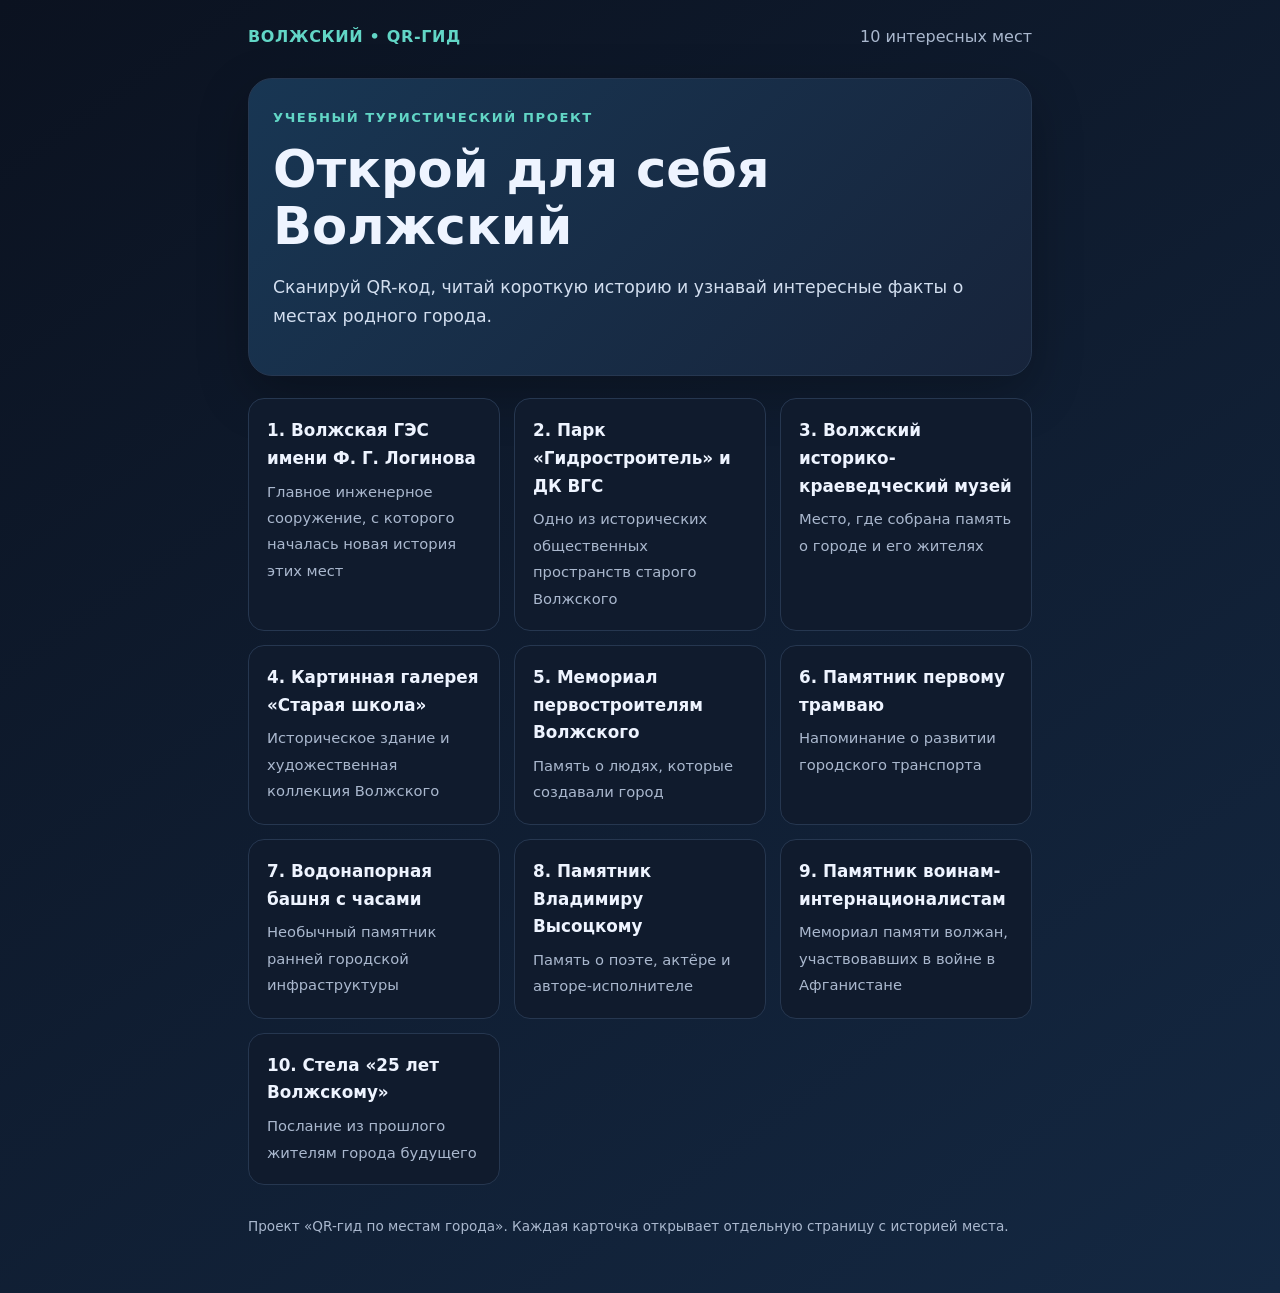
<file: index.html>
<!doctype html><html lang="ru"><head><meta charset="utf-8"><meta name="viewport" content="width=device-width,initial-scale=1">
<meta name="description" content="Десять историй и интересных мест города Волжского"><title>QR-гид по Волжскому</title><link rel="stylesheet" href="styles.css"></head>
<body><main class="wrap"><nav class="top"><a class="brand" href="index.html">ВОЛЖСКИЙ • QR-ГИД</a><span class="back">10 интересных мест</span></nav>
<header class="hero"><div class="kicker">Учебный туристический проект</div><h1>Открой для себя Волжский</h1><p class="subtitle">Сканируй QR-код, читай короткую историю и узнавай интересные факты о местах родного города.</p></header>
<section class="grid"><a class="tile" href="volzhskaya-ges.html"><strong>1. Волжская ГЭС имени Ф. Г. Логинова</strong><span>Главное инженерное сооружение, с которого началась новая история этих мест</span></a>
<a class="tile" href="park-gidrostroitel.html"><strong>2. Парк «Гидростроитель» и ДК ВГС</strong><span>Одно из исторических общественных пространств старого Волжского</span></a>
<a class="tile" href="museum.html"><strong>3. Волжский историко-краеведческий музей</strong><span>Место, где собрана память о городе и его жителях</span></a>
<a class="tile" href="old-school-gallery.html"><strong>4. Картинная галерея «Старая школа»</strong><span>Историческое здание и художественная коллекция Волжского</span></a>
<a class="tile" href="first-builders.html"><strong>5. Мемориал первостроителям Волжского</strong><span>Память о людях, которые создавали город</span></a>
<a class="tile" href="first-tram.html"><strong>6. Памятник первому трамваю</strong><span>Напоминание о развитии городского транспорта</span></a>
<a class="tile" href="water-tower.html"><strong>7. Водонапорная башня с часами</strong><span>Необычный памятник ранней городской инфраструктуры</span></a>
<a class="tile" href="vysotsky.html"><strong>8. Памятник Владимиру Высоцкому</strong><span>Память о поэте, актёре и авторе-исполнителе</span></a>
<a class="tile" href="internationalist-warriors.html"><strong>9. Памятник воинам-интернационалистам</strong><span>Мемориал памяти волжан, участвовавших в войне в Афганистане</span></a>
<a class="tile" href="25-years-stela.html"><strong>10. Стела «25 лет Волжскому»</strong><span>Послание из прошлого жителям города будущего</span></a></section><footer>Проект «QR-гид по местам города». Каждая карточка открывает отдельную страницу с историей места.</footer></main></body></html>
</file>
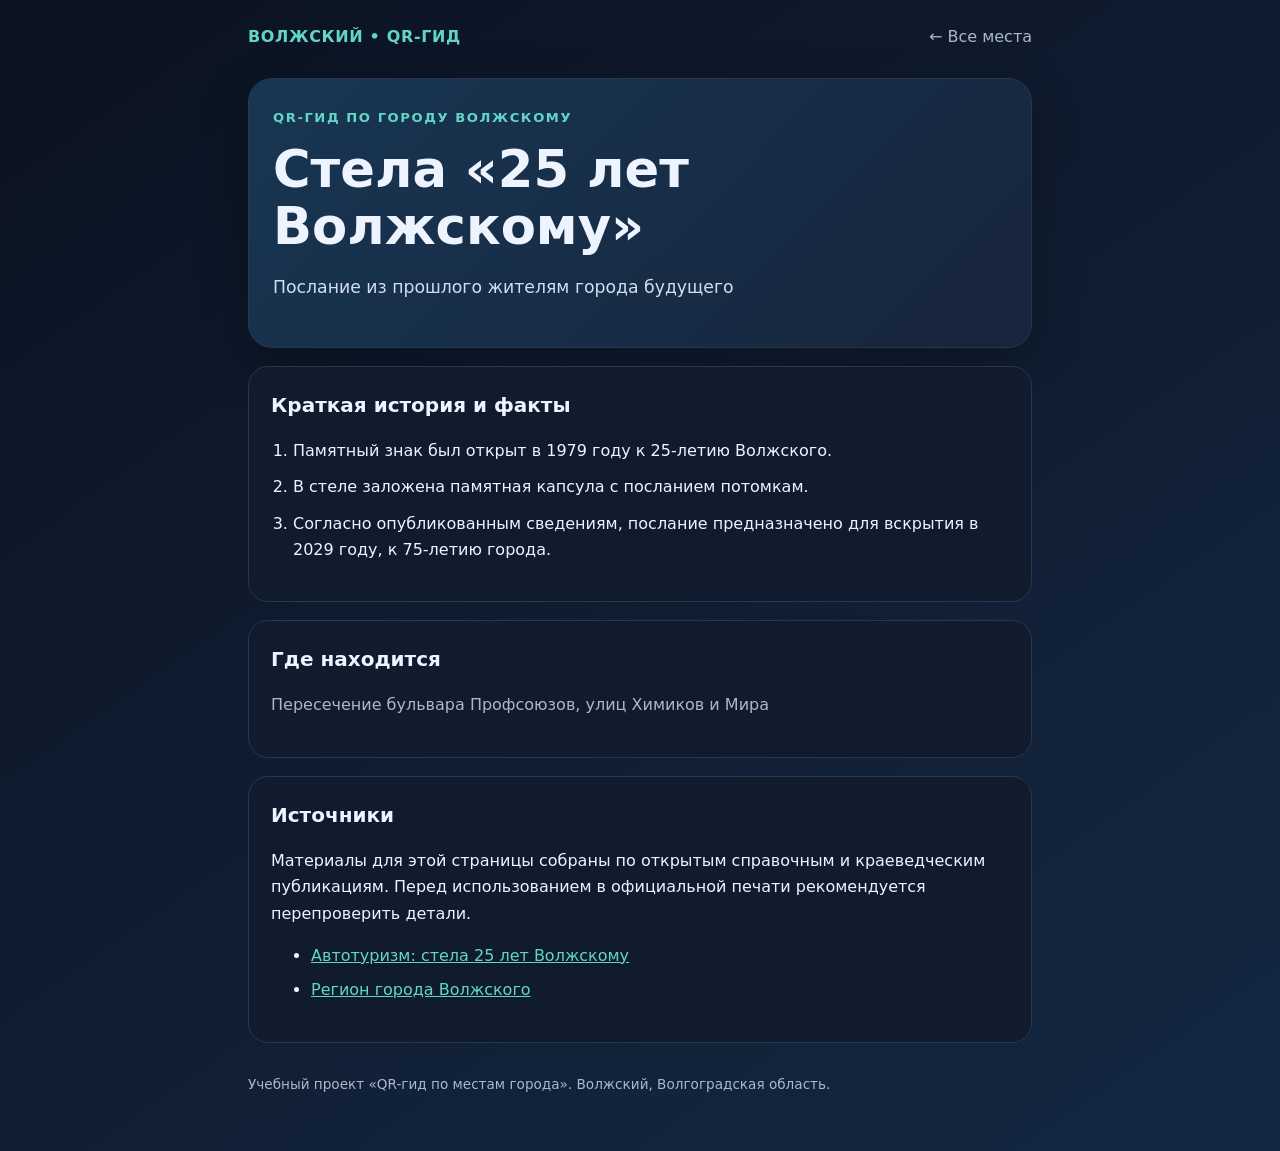
<file: 25-years-stela.html>
<!doctype html>
<html lang="ru"><head><meta charset="utf-8"><meta name="viewport" content="width=device-width,initial-scale=1">
<meta name="description" content="Послание из прошлого жителям города будущего"><title>Стела «25 лет Волжскому» — QR-гид Волжского</title>
<link rel="stylesheet" href="styles.css"></head><body><main class="wrap">
<nav class="top"><a class="brand" href="index.html">ВОЛЖСКИЙ • QR-ГИД</a><a class="back" href="index.html">← Все места</a></nav>
<header class="hero"><div class="kicker">QR-гид по городу Волжскому</div><h1>Стела «25 лет Волжскому»</h1><p class="subtitle">Послание из прошлого жителям города будущего</p></header>
<section class="card"><h2>Краткая история и факты</h2><ol class="facts"><li>Памятный знак был открыт в 1979 году к 25-летию Волжского.</li>
<li>В стеле заложена памятная капсула с посланием потомкам.</li>
<li>Согласно опубликованным сведениям, послание предназначено для вскрытия в 2029 году, к 75-летию города.</li></ol></section>
<section class="card"><h2>Где находится</h2><p class="address">Пересечение бульвара Профсоюзов, улиц Химиков и Мира</p></section>
<section class="card"><h2>Источники</h2><p>Материалы для этой страницы собраны по открытым справочным и краеведческим публикациям. Перед использованием в официальной печати рекомендуется перепроверить детали.</p><ul class="sources"><li><a href="https://autotravel.ru/excite.php/763/1" target="_blank" rel="noopener">Автотуризм: стела 25 лет Волжскому</a></li>
<li><a href="https://za-gorodsreda.ru/region-goroda-volzhskij/" target="_blank" rel="noopener">Регион города Волжского</a></li></ul></section>
<footer>Учебный проект «QR-гид по местам города». Волжский, Волгоградская область.</footer>
</main></body></html>
</file>
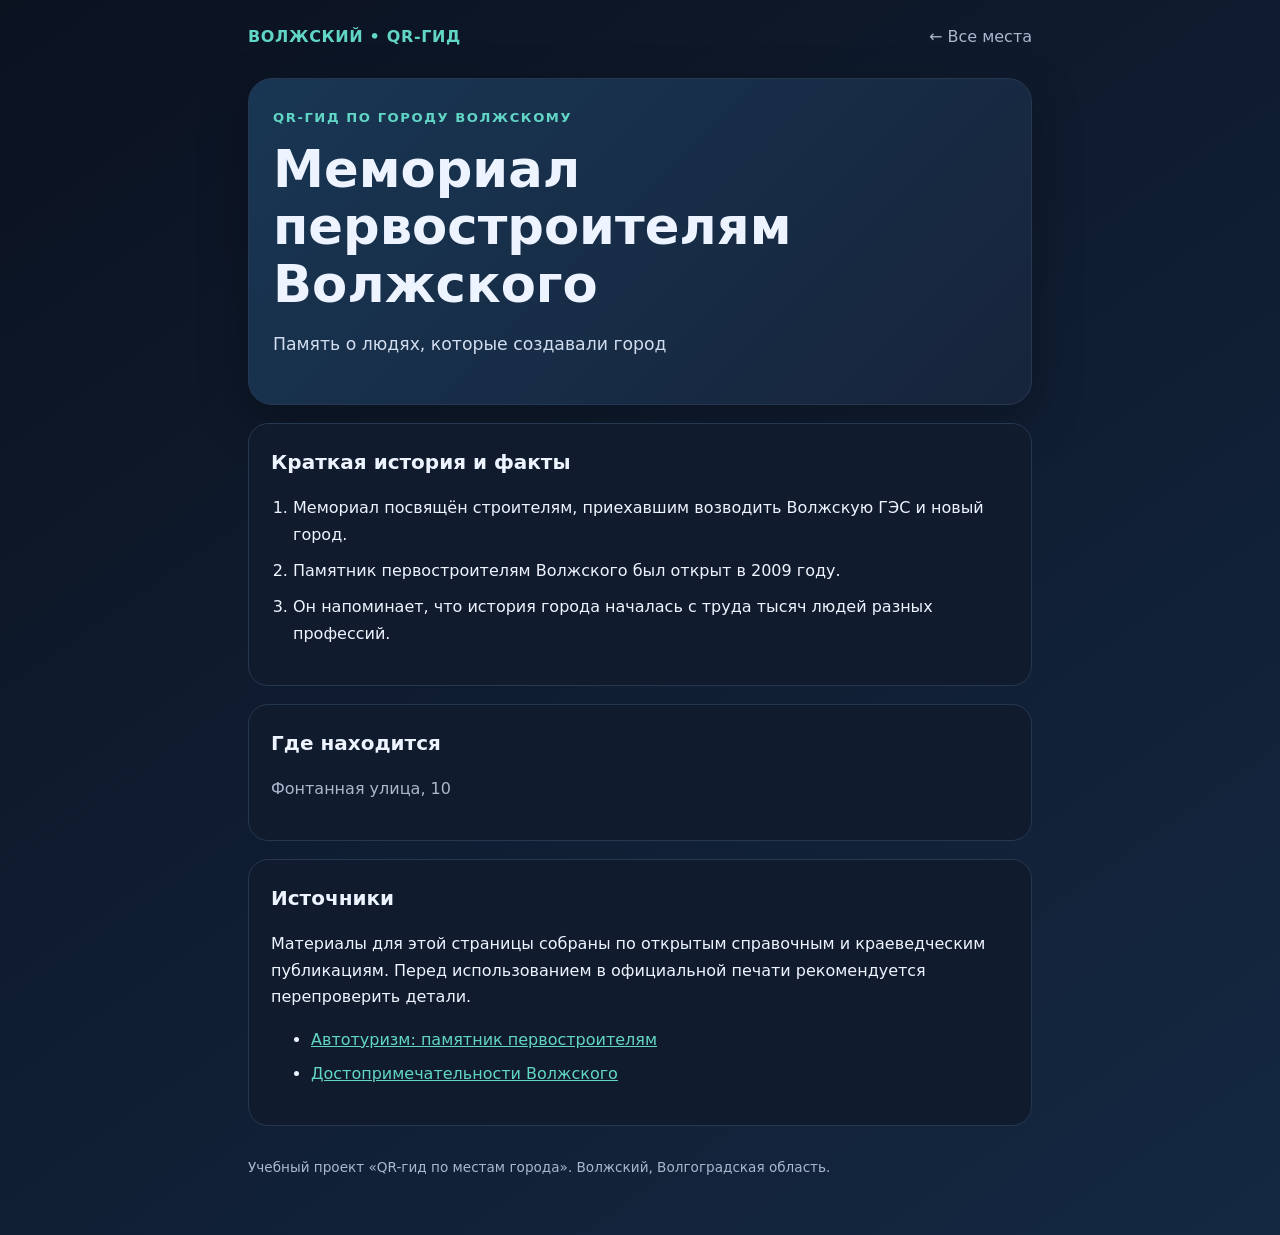
<file: first-builders.html>
<!doctype html>
<html lang="ru"><head><meta charset="utf-8"><meta name="viewport" content="width=device-width,initial-scale=1">
<meta name="description" content="Память о людях, которые создавали город"><title>Мемориал первостроителям Волжского — QR-гид Волжского</title>
<link rel="stylesheet" href="styles.css"></head><body><main class="wrap">
<nav class="top"><a class="brand" href="index.html">ВОЛЖСКИЙ • QR-ГИД</a><a class="back" href="index.html">← Все места</a></nav>
<header class="hero"><div class="kicker">QR-гид по городу Волжскому</div><h1>Мемориал первостроителям Волжского</h1><p class="subtitle">Память о людях, которые создавали город</p></header>
<section class="card"><h2>Краткая история и факты</h2><ol class="facts"><li>Мемориал посвящён строителям, приехавшим возводить Волжскую ГЭС и новый город.</li>
<li>Памятник первостроителям Волжского был открыт в 2009 году.</li>
<li>Он напоминает, что история города началась с труда тысяч людей разных профессий.</li></ol></section>
<section class="card"><h2>Где находится</h2><p class="address">Фонтанная улица, 10</p></section>
<section class="card"><h2>Источники</h2><p>Материалы для этой страницы собраны по открытым справочным и краеведческим публикациям. Перед использованием в официальной печати рекомендуется перепроверить детали.</p><ul class="sources"><li><a href="https://autotravel.ru/excite.php/763/1" target="_blank" rel="noopener">Автотуризм: памятник первостроителям</a></li>
<li><a href="https://achotut.ru/volzhsky/dostoprimechatelnosti" target="_blank" rel="noopener">Достопримечательности Волжского</a></li></ul></section>
<footer>Учебный проект «QR-гид по местам города». Волжский, Волгоградская область.</footer>
</main></body></html>
</file>
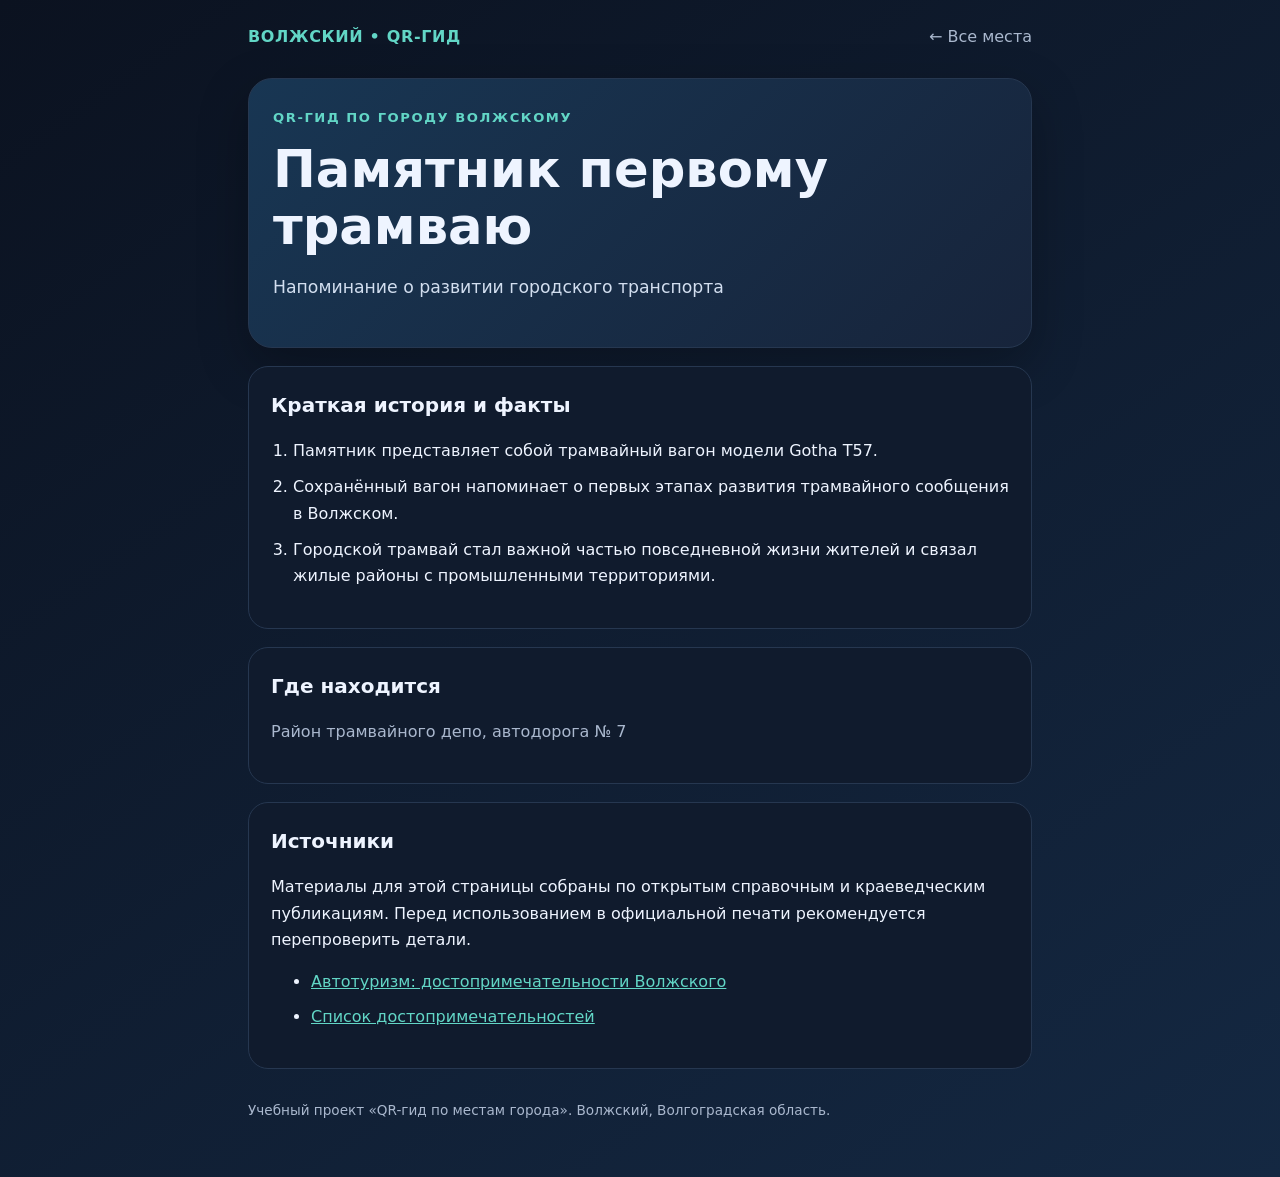
<file: first-tram.html>
<!doctype html>
<html lang="ru"><head><meta charset="utf-8"><meta name="viewport" content="width=device-width,initial-scale=1">
<meta name="description" content="Напоминание о развитии городского транспорта"><title>Памятник первому трамваю — QR-гид Волжского</title>
<link rel="stylesheet" href="styles.css"></head><body><main class="wrap">
<nav class="top"><a class="brand" href="index.html">ВОЛЖСКИЙ • QR-ГИД</a><a class="back" href="index.html">← Все места</a></nav>
<header class="hero"><div class="kicker">QR-гид по городу Волжскому</div><h1>Памятник первому трамваю</h1><p class="subtitle">Напоминание о развитии городского транспорта</p></header>
<section class="card"><h2>Краткая история и факты</h2><ol class="facts"><li>Памятник представляет собой трамвайный вагон модели Gotha T57.</li>
<li>Сохранённый вагон напоминает о первых этапах развития трамвайного сообщения в Волжском.</li>
<li>Городской трамвай стал важной частью повседневной жизни жителей и связал жилые районы с промышленными территориями.</li></ol></section>
<section class="card"><h2>Где находится</h2><p class="address">Район трамвайного депо, автодорога № 7</p></section>
<section class="card"><h2>Источники</h2><p>Материалы для этой страницы собраны по открытым справочным и краеведческим публикациям. Перед использованием в официальной печати рекомендуется перепроверить детали.</p><ul class="sources"><li><a href="https://autotravel.ru/excite.php/763/1" target="_blank" rel="noopener">Автотуризм: достопримечательности Волжского</a></li>
<li><a href="https://explorado.ru/mustsee/10525.php" target="_blank" rel="noopener">Список достопримечательностей</a></li></ul></section>
<footer>Учебный проект «QR-гид по местам города». Волжский, Волгоградская область.</footer>
</main></body></html>
</file>
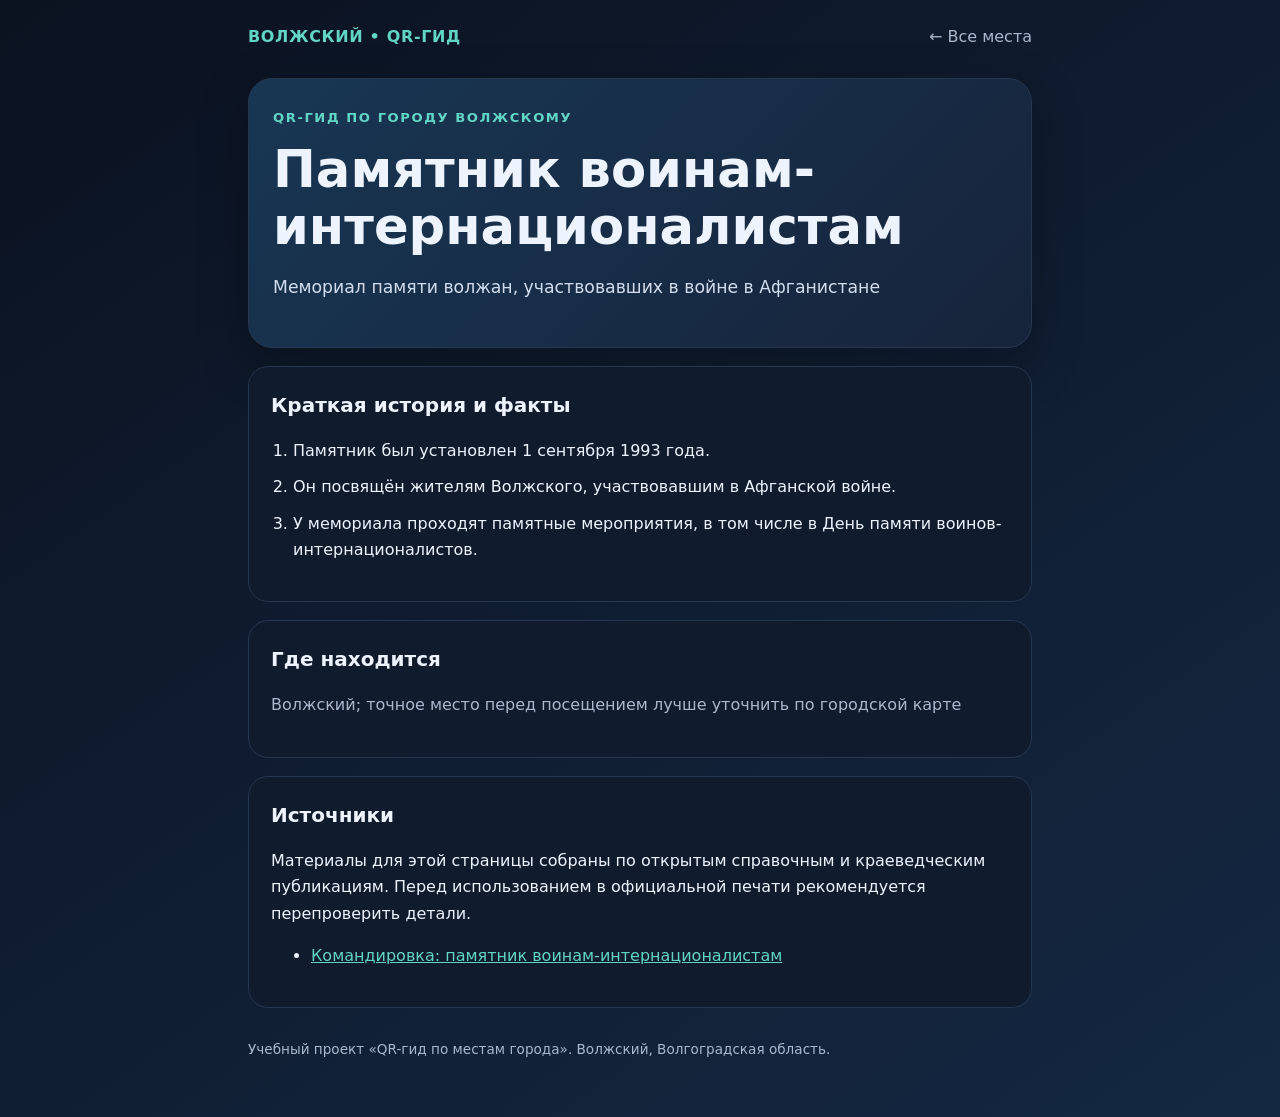
<file: internationalist-warriors.html>
<!doctype html>
<html lang="ru"><head><meta charset="utf-8"><meta name="viewport" content="width=device-width,initial-scale=1">
<meta name="description" content="Мемориал памяти волжан, участвовавших в войне в Афганистане"><title>Памятник воинам-интернационалистам — QR-гид Волжского</title>
<link rel="stylesheet" href="styles.css"></head><body><main class="wrap">
<nav class="top"><a class="brand" href="index.html">ВОЛЖСКИЙ • QR-ГИД</a><a class="back" href="index.html">← Все места</a></nav>
<header class="hero"><div class="kicker">QR-гид по городу Волжскому</div><h1>Памятник воинам-интернационалистам</h1><p class="subtitle">Мемориал памяти волжан, участвовавших в войне в Афганистане</p></header>
<section class="card"><h2>Краткая история и факты</h2><ol class="facts"><li>Памятник был установлен 1 сентября 1993 года.</li>
<li>Он посвящён жителям Волжского, участвовавшим в Афганской войне.</li>
<li>У мемориала проходят памятные мероприятия, в том числе в День памяти воинов-интернационалистов.</li></ol></section>
<section class="card"><h2>Где находится</h2><p class="address">Волжский; точное место перед посещением лучше уточнить по городской карте</p></section>
<section class="card"><h2>Источники</h2><p>Материалы для этой страницы собраны по открытым справочным и краеведческим публикациям. Перед использованием в официальной печати рекомендуется перепроверить детали.</p><ul class="sources"><li><a href="https://www.komandirovka.ru/sights/volzhsky/" target="_blank" rel="noopener">Командировка: памятник воинам-интернационалистам</a></li></ul></section>
<footer>Учебный проект «QR-гид по местам города». Волжский, Волгоградская область.</footer>
</main></body></html>
</file>
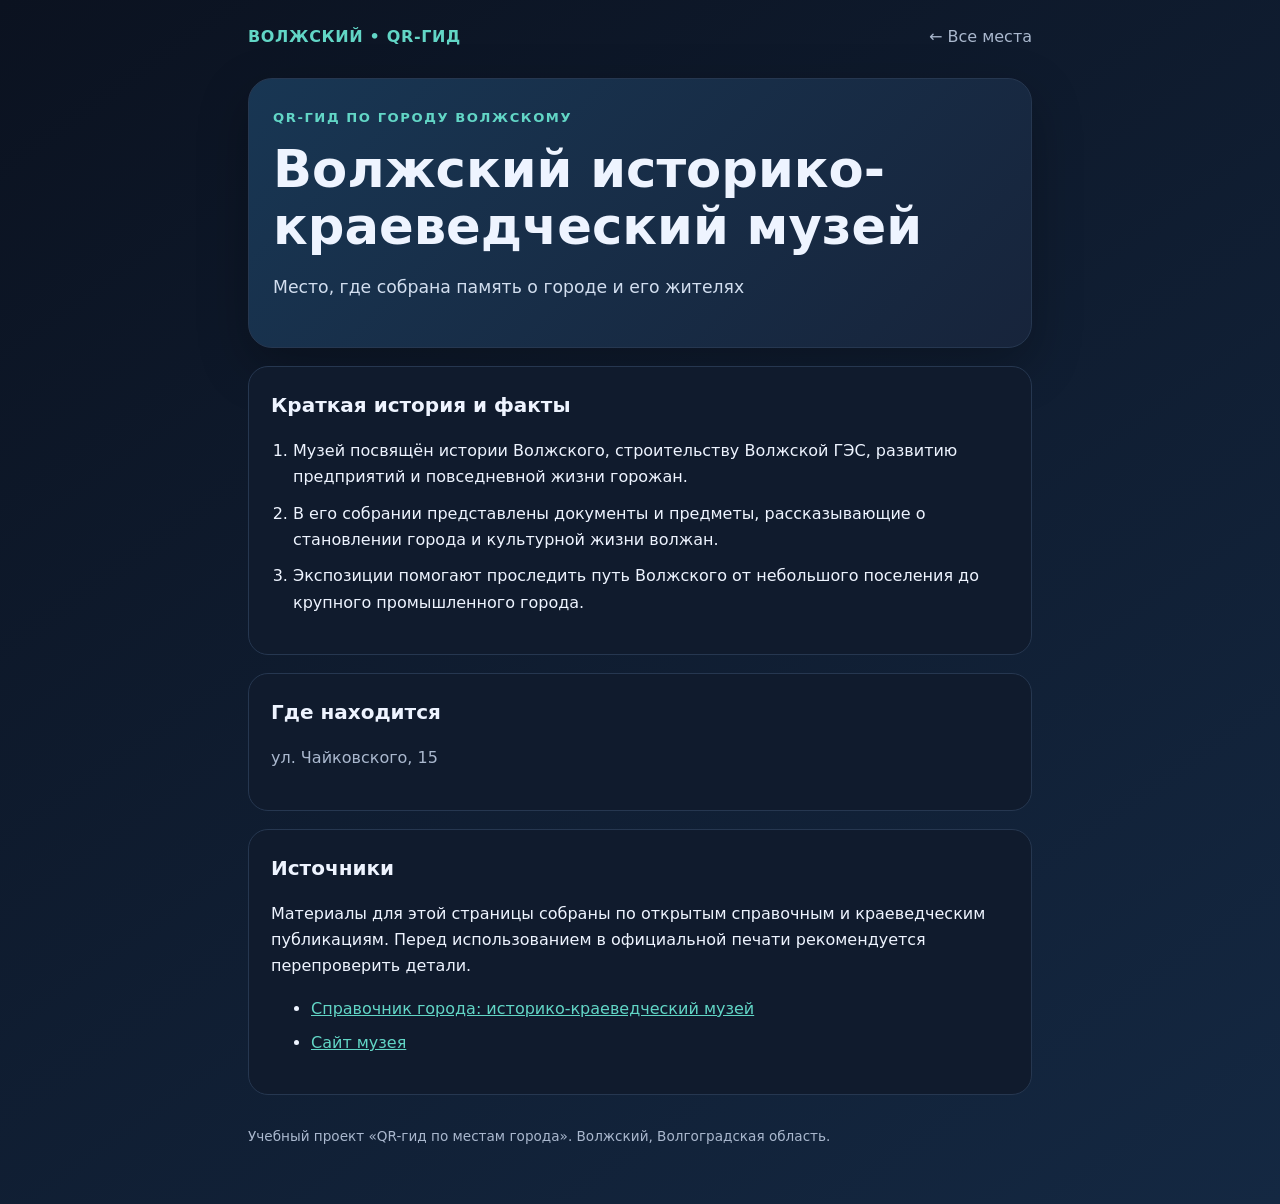
<file: museum.html>
<!doctype html>
<html lang="ru"><head><meta charset="utf-8"><meta name="viewport" content="width=device-width,initial-scale=1">
<meta name="description" content="Место, где собрана память о городе и его жителях"><title>Волжский историко-краеведческий музей — QR-гид Волжского</title>
<link rel="stylesheet" href="styles.css"></head><body><main class="wrap">
<nav class="top"><a class="brand" href="index.html">ВОЛЖСКИЙ • QR-ГИД</a><a class="back" href="index.html">← Все места</a></nav>
<header class="hero"><div class="kicker">QR-гид по городу Волжскому</div><h1>Волжский историко-краеведческий музей</h1><p class="subtitle">Место, где собрана память о городе и его жителях</p></header>
<section class="card"><h2>Краткая история и факты</h2><ol class="facts"><li>Музей посвящён истории Волжского, строительству Волжской ГЭС, развитию предприятий и повседневной жизни горожан.</li>
<li>В его собрании представлены документы и предметы, рассказывающие о становлении города и культурной жизни волжан.</li>
<li>Экспозиции помогают проследить путь Волжского от небольшого поселения до крупного промышленного города.</li></ol></section>
<section class="card"><h2>Где находится</h2><p class="address">ул. Чайковского, 15</p></section>
<section class="card"><h2>Источники</h2><p>Материалы для этой страницы собраны по открытым справочным и краеведческим публикациям. Перед использованием в официальной печати рекомендуется перепроверить детали.</p><ul class="sources"><li><a href="https://www.mojgorod.ru/volgograd_obl/volzhskij/index.html" target="_blank" rel="noopener">Справочник города: историко-краеведческий музей</a></li>
<li><a href="https://museum-vlz.ru/" target="_blank" rel="noopener">Сайт музея</a></li></ul></section>
<footer>Учебный проект «QR-гид по местам города». Волжский, Волгоградская область.</footer>
</main></body></html>
</file>
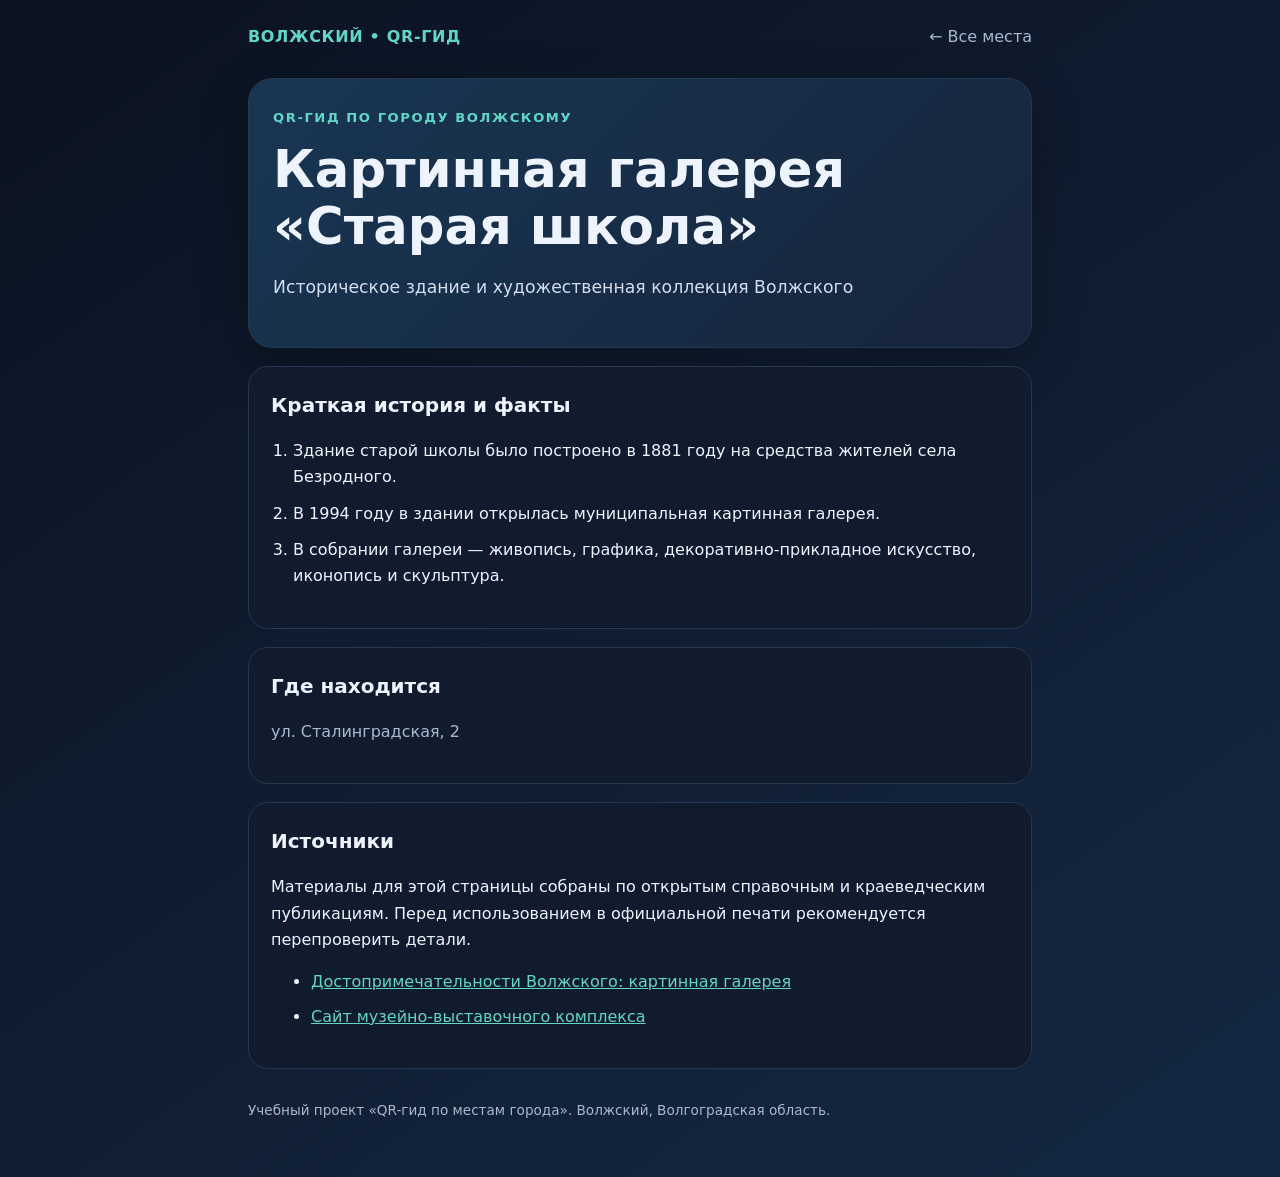
<file: old-school-gallery.html>
<!doctype html>
<html lang="ru"><head><meta charset="utf-8"><meta name="viewport" content="width=device-width,initial-scale=1">
<meta name="description" content="Историческое здание и художественная коллекция Волжского"><title>Картинная галерея «Старая школа» — QR-гид Волжского</title>
<link rel="stylesheet" href="styles.css"></head><body><main class="wrap">
<nav class="top"><a class="brand" href="index.html">ВОЛЖСКИЙ • QR-ГИД</a><a class="back" href="index.html">← Все места</a></nav>
<header class="hero"><div class="kicker">QR-гид по городу Волжскому</div><h1>Картинная галерея «Старая школа»</h1><p class="subtitle">Историческое здание и художественная коллекция Волжского</p></header>
<section class="card"><h2>Краткая история и факты</h2><ol class="facts"><li>Здание старой школы было построено в 1881 году на средства жителей села Безродного.</li>
<li>В 1994 году в здании открылась муниципальная картинная галерея.</li>
<li>В собрании галереи — живопись, графика, декоративно-прикладное искусство, иконопись и скульптура.</li></ol></section>
<section class="card"><h2>Где находится</h2><p class="address">ул. Сталинградская, 2</p></section>
<section class="card"><h2>Источники</h2><p>Материалы для этой страницы собраны по открытым справочным и краеведческим публикациям. Перед использованием в официальной печати рекомендуется перепроверить детали.</p><ul class="sources"><li><a href="https://www.komandirovka.ru/sights/volzhsky/" target="_blank" rel="noopener">Достопримечательности Волжского: картинная галерея</a></li>
<li><a href="https://museum-vlz.ru/" target="_blank" rel="noopener">Сайт музейно-выставочного комплекса</a></li></ul></section>
<footer>Учебный проект «QR-гид по местам города». Волжский, Волгоградская область.</footer>
</main></body></html>
</file>
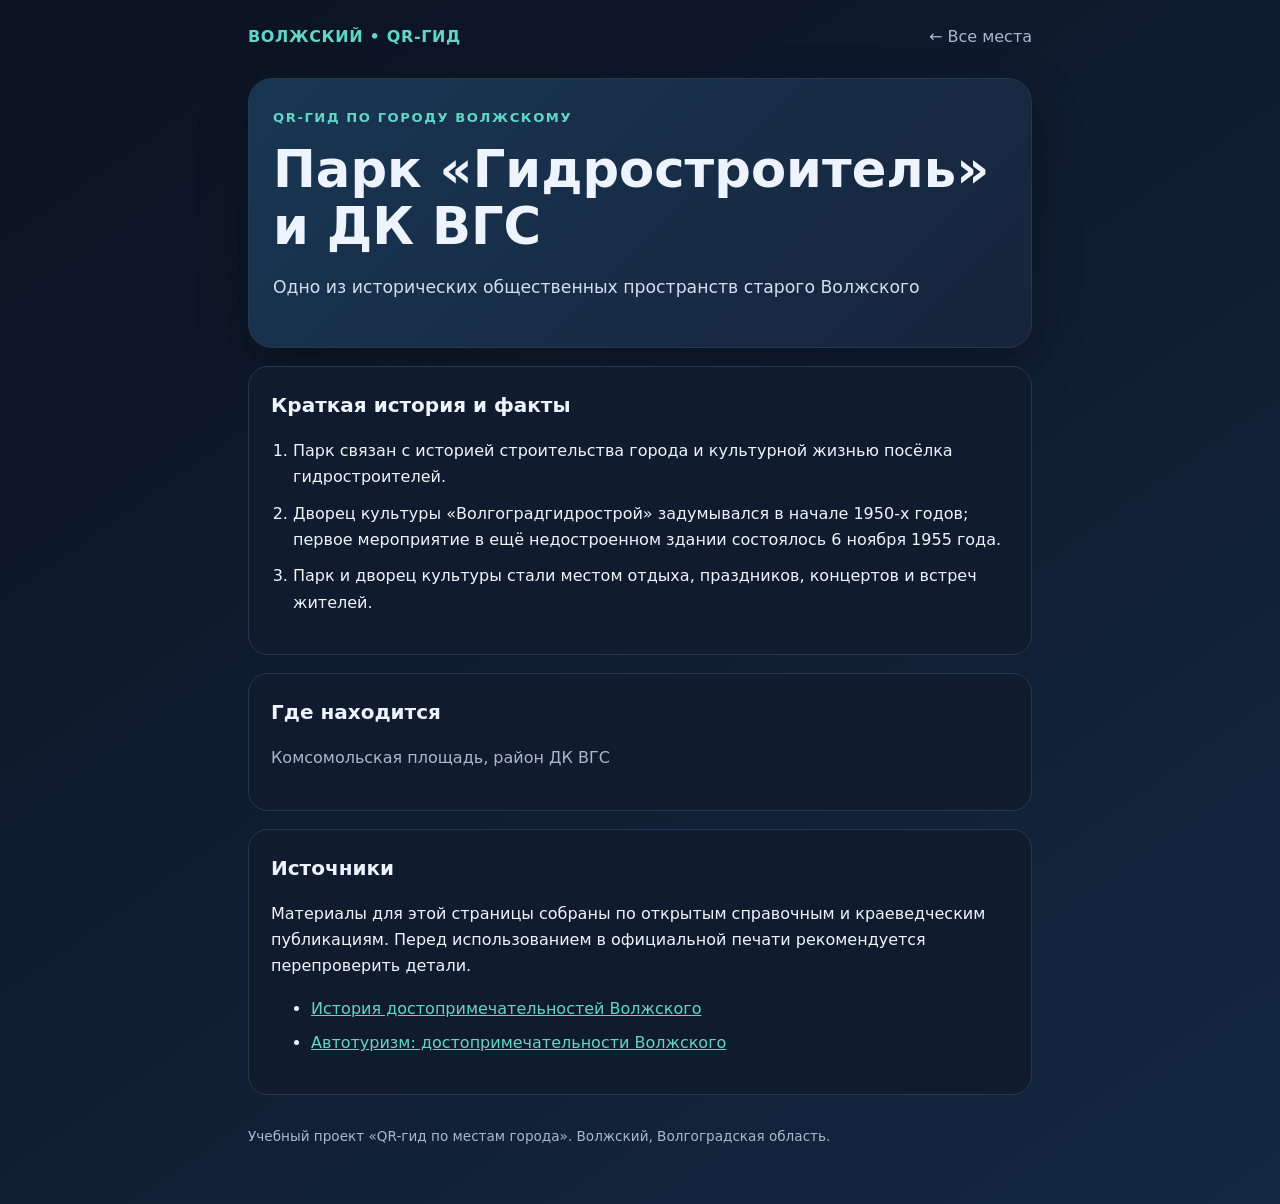
<file: park-gidrostroitel.html>
<!doctype html>
<html lang="ru"><head><meta charset="utf-8"><meta name="viewport" content="width=device-width,initial-scale=1">
<meta name="description" content="Одно из исторических общественных пространств старого Волжского"><title>Парк «Гидростроитель» и ДК ВГС — QR-гид Волжского</title>
<link rel="stylesheet" href="styles.css"></head><body><main class="wrap">
<nav class="top"><a class="brand" href="index.html">ВОЛЖСКИЙ • QR-ГИД</a><a class="back" href="index.html">← Все места</a></nav>
<header class="hero"><div class="kicker">QR-гид по городу Волжскому</div><h1>Парк «Гидростроитель» и ДК ВГС</h1><p class="subtitle">Одно из исторических общественных пространств старого Волжского</p></header>
<section class="card"><h2>Краткая история и факты</h2><ol class="facts"><li>Парк связан с историей строительства города и культурной жизнью посёлка гидростроителей.</li>
<li>Дворец культуры «Волгоградгидрострой» задумывался в начале 1950-х годов; первое мероприятие в ещё недостроенном здании состоялось 6 ноября 1955 года.</li>
<li>Парк и дворец культуры стали местом отдыха, праздников, концертов и встреч жителей.</li></ol></section>
<section class="card"><h2>Где находится</h2><p class="address">Комсомольская площадь, район ДК ВГС</p></section>
<section class="card"><h2>Источники</h2><p>Материалы для этой страницы собраны по открытым справочным и краеведческим публикациям. Перед использованием в официальной печати рекомендуется перепроверить детали.</p><ul class="sources"><li><a href="https://edu-sochi.ru/povolzhe/volzhskij-volgogradskaya-oblast.html" target="_blank" rel="noopener">История достопримечательностей Волжского</a></li>
<li><a href="https://autotravel.ru/excite.php/763/1" target="_blank" rel="noopener">Автотуризм: достопримечательности Волжского</a></li></ul></section>
<footer>Учебный проект «QR-гид по местам города». Волжский, Волгоградская область.</footer>
</main></body></html>
</file>
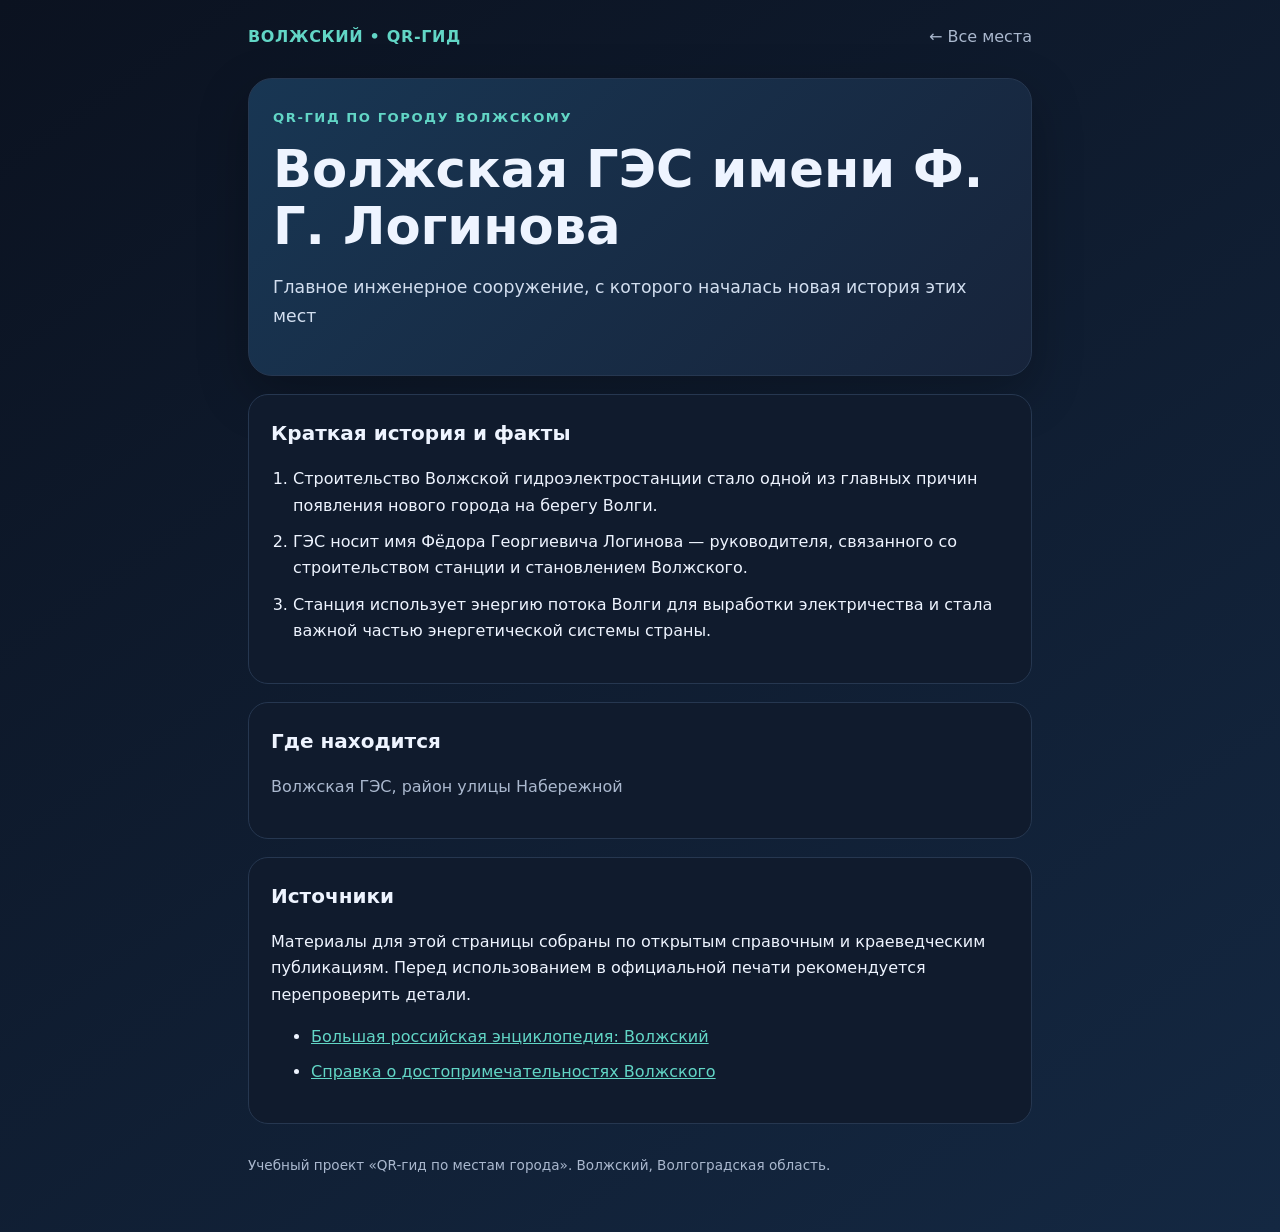
<file: volzhskaya-ges.html>
<!doctype html>
<html lang="ru"><head><meta charset="utf-8"><meta name="viewport" content="width=device-width,initial-scale=1">
<meta name="description" content="Главное инженерное сооружение, с которого началась новая история этих мест"><title>Волжская ГЭС имени Ф. Г. Логинова — QR-гид Волжского</title>
<link rel="stylesheet" href="styles.css"></head><body><main class="wrap">
<nav class="top"><a class="brand" href="index.html">ВОЛЖСКИЙ • QR-ГИД</a><a class="back" href="index.html">← Все места</a></nav>
<header class="hero"><div class="kicker">QR-гид по городу Волжскому</div><h1>Волжская ГЭС имени Ф. Г. Логинова</h1><p class="subtitle">Главное инженерное сооружение, с которого началась новая история этих мест</p></header>
<section class="card"><h2>Краткая история и факты</h2><ol class="facts"><li>Строительство Волжской гидроэлектростанции стало одной из главных причин появления нового города на берегу Волги.</li>
<li>ГЭС носит имя Фёдора Георгиевича Логинова — руководителя, связанного со строительством станции и становлением Волжского.</li>
<li>Станция использует энергию потока Волги для выработки электричества и стала важной частью энергетической системы страны.</li></ol></section>
<section class="card"><h2>Где находится</h2><p class="address">Волжская ГЭС, район улицы Набережной</p></section>
<section class="card"><h2>Источники</h2><p>Материалы для этой страницы собраны по открытым справочным и краеведческим публикациям. Перед использованием в официальной печати рекомендуется перепроверить детали.</p><ul class="sources"><li><a href="https://bigenc.ru/" target="_blank" rel="noopener">Большая российская энциклопедия: Волжский</a></li>
<li><a href="https://explorado.ru/mustsee/10525.php" target="_blank" rel="noopener">Справка о достопримечательностях Волжского</a></li></ul></section>
<footer>Учебный проект «QR-гид по местам города». Волжский, Волгоградская область.</footer>
</main></body></html>
</file>
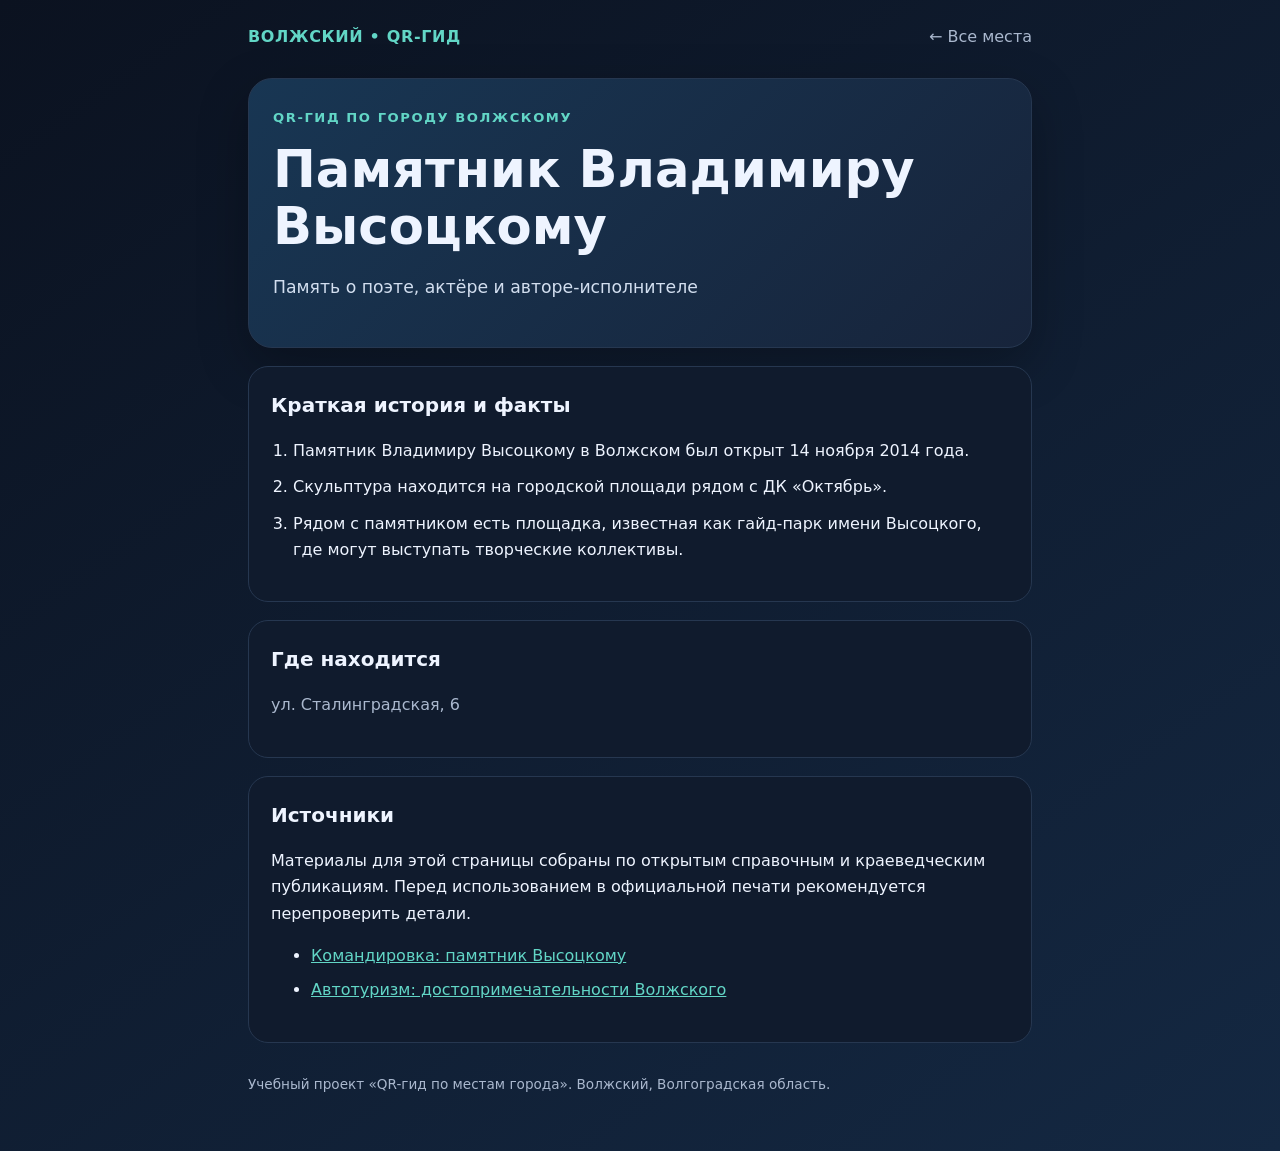
<file: vysotsky.html>
<!doctype html>
<html lang="ru"><head><meta charset="utf-8"><meta name="viewport" content="width=device-width,initial-scale=1">
<meta name="description" content="Память о поэте, актёре и авторе-исполнителе"><title>Памятник Владимиру Высоцкому — QR-гид Волжского</title>
<link rel="stylesheet" href="styles.css"></head><body><main class="wrap">
<nav class="top"><a class="brand" href="index.html">ВОЛЖСКИЙ • QR-ГИД</a><a class="back" href="index.html">← Все места</a></nav>
<header class="hero"><div class="kicker">QR-гид по городу Волжскому</div><h1>Памятник Владимиру Высоцкому</h1><p class="subtitle">Память о поэте, актёре и авторе-исполнителе</p></header>
<section class="card"><h2>Краткая история и факты</h2><ol class="facts"><li>Памятник Владимиру Высоцкому в Волжском был открыт 14 ноября 2014 года.</li>
<li>Скульптура находится на городской площади рядом с ДК «Октябрь».</li>
<li>Рядом с памятником есть площадка, известная как гайд-парк имени Высоцкого, где могут выступать творческие коллективы.</li></ol></section>
<section class="card"><h2>Где находится</h2><p class="address">ул. Сталинградская, 6</p></section>
<section class="card"><h2>Источники</h2><p>Материалы для этой страницы собраны по открытым справочным и краеведческим публикациям. Перед использованием в официальной печати рекомендуется перепроверить детали.</p><ul class="sources"><li><a href="https://www.komandirovka.ru/sights/volzhsky/" target="_blank" rel="noopener">Командировка: памятник Высоцкому</a></li>
<li><a href="https://autotravel.ru/excite.php/763/1" target="_blank" rel="noopener">Автотуризм: достопримечательности Волжского</a></li></ul></section>
<footer>Учебный проект «QR-гид по местам города». Волжский, Волгоградская область.</footer>
</main></body></html>
</file>
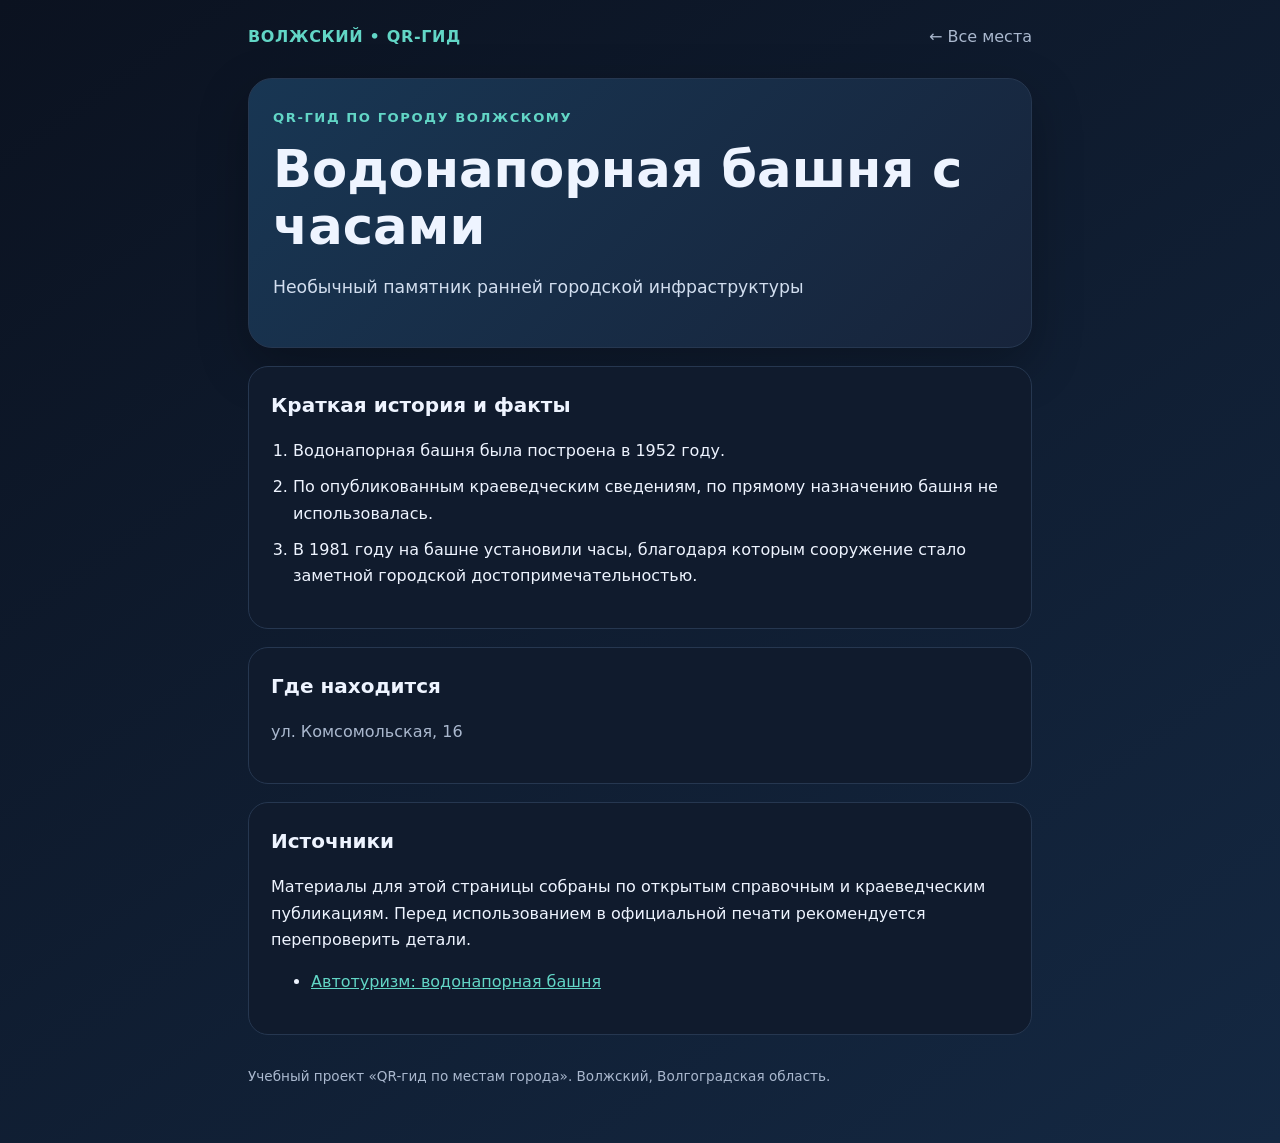
<file: water-tower.html>
<!doctype html>
<html lang="ru"><head><meta charset="utf-8"><meta name="viewport" content="width=device-width,initial-scale=1">
<meta name="description" content="Необычный памятник ранней городской инфраструктуры"><title>Водонапорная башня с часами — QR-гид Волжского</title>
<link rel="stylesheet" href="styles.css"></head><body><main class="wrap">
<nav class="top"><a class="brand" href="index.html">ВОЛЖСКИЙ • QR-ГИД</a><a class="back" href="index.html">← Все места</a></nav>
<header class="hero"><div class="kicker">QR-гид по городу Волжскому</div><h1>Водонапорная башня с часами</h1><p class="subtitle">Необычный памятник ранней городской инфраструктуры</p></header>
<section class="card"><h2>Краткая история и факты</h2><ol class="facts"><li>Водонапорная башня была построена в 1952 году.</li>
<li>По опубликованным краеведческим сведениям, по прямому назначению башня не использовалась.</li>
<li>В 1981 году на башне установили часы, благодаря которым сооружение стало заметной городской достопримечательностью.</li></ol></section>
<section class="card"><h2>Где находится</h2><p class="address">ул. Комсомольская, 16</p></section>
<section class="card"><h2>Источники</h2><p>Материалы для этой страницы собраны по открытым справочным и краеведческим публикациям. Перед использованием в официальной печати рекомендуется перепроверить детали.</p><ul class="sources"><li><a href="https://autotravel.ru/excite.php/763/1" target="_blank" rel="noopener">Автотуризм: водонапорная башня</a></li></ul></section>
<footer>Учебный проект «QR-гид по местам города». Волжский, Волгоградская область.</footer>
</main></body></html>
</file>
<file: styles.css>
:root{--bg:#0b1220;--panel:#121d30;--text:#eef4ff;--muted:#aab8ce;--accent:#62d6c6;--line:#263750}
*{box-sizing:border-box}body{margin:0;background:linear-gradient(145deg,#0b1220,#142842);color:var(--text);font:16px/1.65 system-ui,-apple-system,Segoe UI,Roboto,Arial,sans-serif}
.wrap{max-width:820px;margin:auto;padding:24px 18px 56px}.top{display:flex;justify-content:space-between;align-items:center;gap:12px;margin-bottom:28px}
.brand{font-weight:800;letter-spacing:.04em;color:var(--accent);text-decoration:none}.back{color:var(--muted);text-decoration:none}
.hero{padding:28px 24px;border:1px solid var(--line);border-radius:24px;background:linear-gradient(135deg,#183653,#17243b);box-shadow:0 18px 50px #0004}
.kicker{color:var(--accent);font-size:.82rem;font-weight:700;text-transform:uppercase;letter-spacing:.12em}
h1{font-size:clamp(2rem,7vw,3.2rem);line-height:1.12;margin:12px 0} .subtitle{color:#d2deef;font-size:1.08rem}
.card{margin-top:18px;padding:22px;border:1px solid var(--line);border-radius:20px;background:#101b2d}
h2{margin:0 0 12px;font-size:1.25rem}.facts{padding-left:22px}.facts li{margin:10px 0}
.address{color:var(--muted)}a{color:var(--accent)}.sources li{margin:8px 0}
.grid{display:grid;grid-template-columns:repeat(auto-fit,minmax(220px,1fr));gap:14px;margin-top:22px}
.tile{display:block;text-decoration:none;color:var(--text);padding:18px;border:1px solid var(--line);border-radius:16px;background:#101b2d}
.tile:hover{border-color:var(--accent)}.tile strong{display:block;font-size:1.05rem;margin-bottom:6px}.tile span{color:var(--muted);font-size:.92rem}
footer{margin-top:30px;color:var(--muted);font-size:.85rem}
</file>
